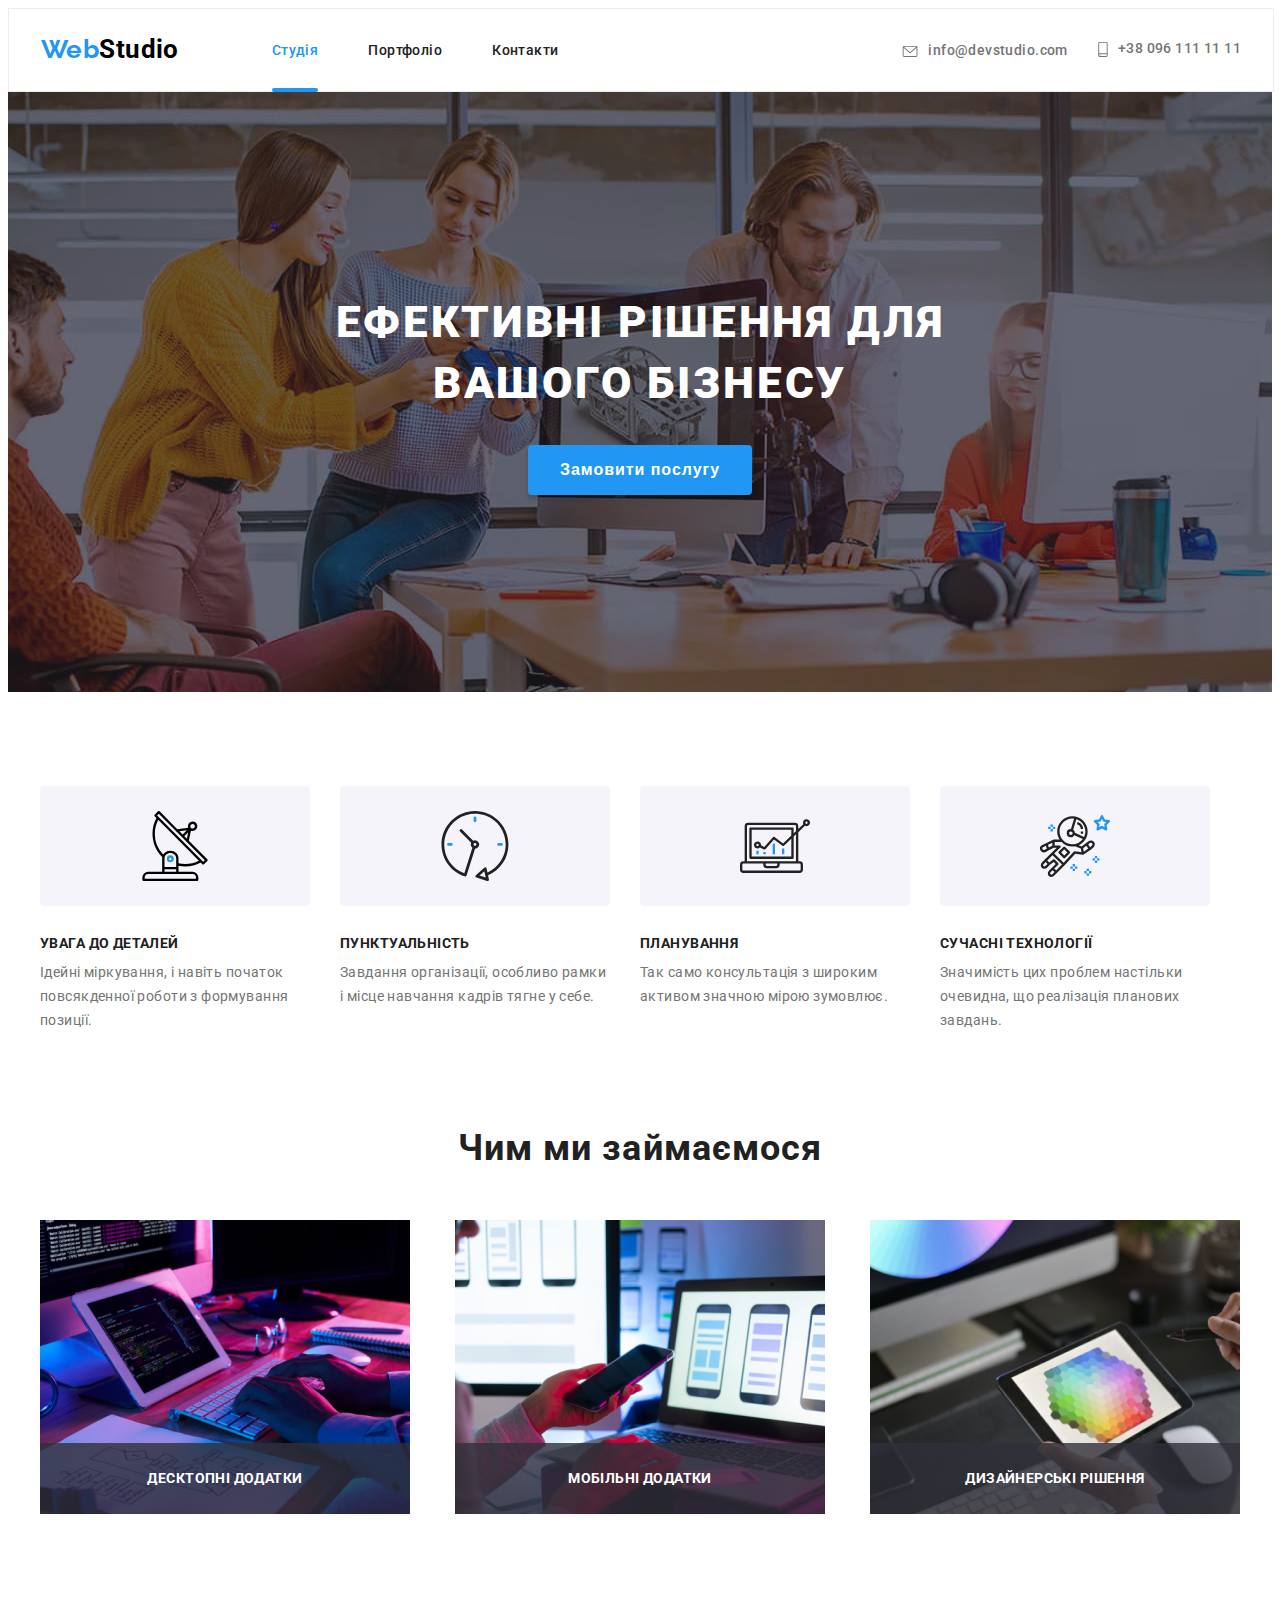
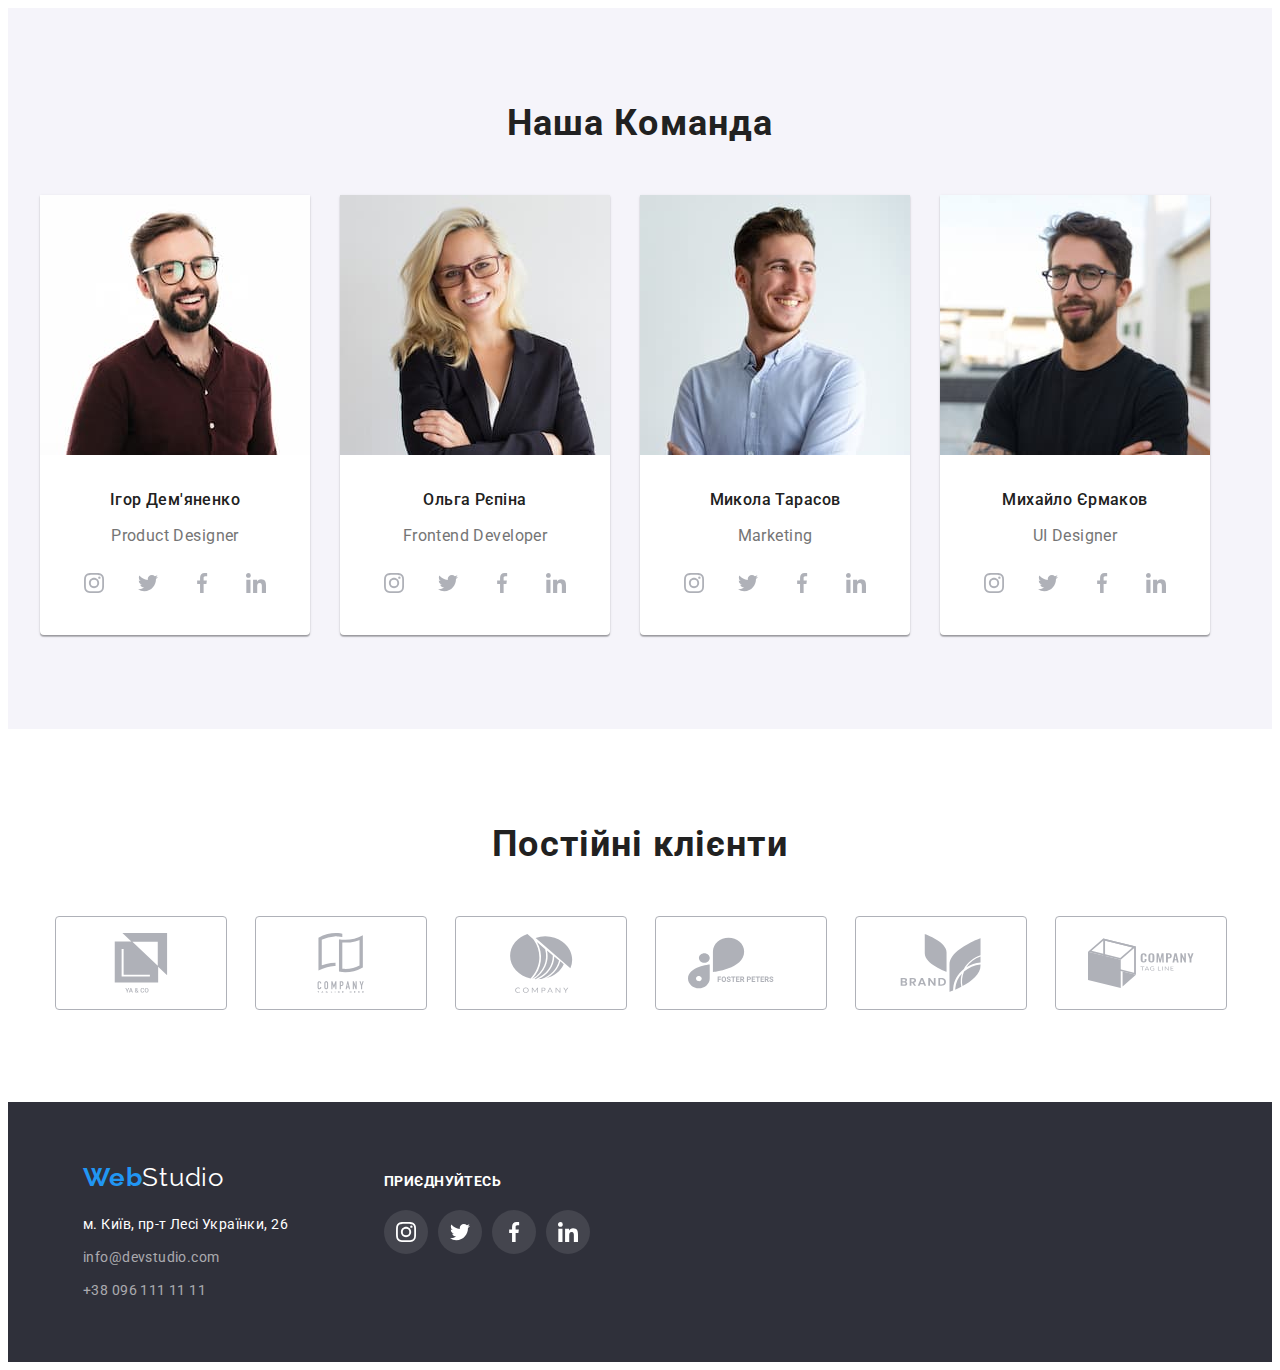
<file: index.html>
<!DOCTYPE html>
<html lang="uk">
  <head>
    <meta charset="UTF-8" />
    <meta http-equiv="X-UA-Compatible" content="IE=edge" />
    <meta name="viewport" content="width=device-width, initial-scale=1.0" />
    <title>Web Studio</title>
    <link rel="preconnect" href="https://fonts.googleapis.com" />
    <link rel="preconnect" href="https://fonts.gstatic.com" crossorigin />
    <link
      href="https://fonts.googleapis.com/css2?family=Raleway:wght@700&family=Roboto:wght@400;500;700;900&display=swap"
      rel="stylesheet"
    />
    <link
      rel="stylesheet"
      href="https://cdnjs.cloudflare.com/ajax/libs/modern-normalize/1.1.0/modern-normalize.min.css"
      integrity="sha512-wpPYUAdjBVSE4KJnH1VR1HeZfpl1ub8YT/NKx4PuQ5NmX2tKuGu6U/JRp5y+Y8XG2tV+wKQpNHVUX03MfMFn9Q=="
      crossorigin="anonymous"
      referrerpolicy="no-referrer"
    />
    <link rel="stylesheet" href="css/styles.css" />
  </head>

  <body>
    <!--Шапка сайту-->

    <header class="header">
      <div class="container-header container">
        <nav class="header-nav">
          <a href="index.html" class="header-logo"> <span class="logo">Web</span>Studio</a>

          <!--Навігація на інші сторінки-->

          <ul class="header-nav-items">
            <li class="header-nav-item">
              <a class="header-link current link" href="index.html">Студія</a>
            </li>
            <li class="header-nav-item">
              <a class="header-link link" href="portfolio.html">Портфоліо</a>
            </li>
            <li class="header-nav-item">
              <a class="header-link link" href="http://контакти">Контакти</a>
            </li>
          </ul>
        </nav>
        <ul class="contact-items">
          <li class="contact-item">
            <a class="contact-link link" href="mailto:info@devstudio.com"
              ><svg class="icon-contact" width="16" height="12">
                <use href="./imeges/icons.svg#icon-envelope"></use>
              </svg>
              info@devstudio.com</a
            >
          </li>
          <li class="contact-item">
            <a class="contact-link link" href="tel:+380961111111"
              ><svg class="icon-contact" width="10" height="16">
                <use href="./imeges/icons.svg#icon-smartphone"></use>
              </svg>
              +38 096 111 11 11</a
            >
          </li>
        </ul>
      </div>
    </header>
    <main class="main-studio">
      <!--Слонаг Компанії-->

      <section class="hero section">
        <div class="hero-overlay">
          <div class="container">
            <h1 class="hero-title">Ефективні рішення для вашого бізнесу</h1>
            <button class="button" type="button" data-modal-open>Замовити послугу</button>
          </div>
        </div>
      </section>

      <!--Особливості-->

      <section class="section">
        <div class="container">
          <h2 class="visually-hidden">Особливості</h2>
          <ul class="feature-items">
            <li class="feature-item">
              <div class="icon-container">
                <svg class="icon-feature" width="70" height="70">
                  <use href="./imeges/icons.svg#icon-antenna"></use>
                </svg>
              </div>

              <h3 class="feature-title">увага до деталей</h3>
              <p class="feature-article">
                Ідейні міркування, і навіть початок повсякденної роботи з формування позиції.
              </p>
            </li>
            <li class="feature-item">
              <div class="icon-container">
                <svg class="icon-feature" width="70" height="70">
                  <use href="./imeges/icons.svg#icon-clock"></use>
                </svg>
              </div>
              <h3 class="feature-title">пунктуальність</h3>
              <p class="feature-article">
                Завдання організації, особливо рамки і місце навчання кадрів тягне у себе.
              </p>
            </li>
            <li class="feature-item">
              <div class="icon-container">
                <svg class="icon-feature" width="70" height="70">
                  <use href="./imeges/icons.svg#icon-diagram"></use>
                </svg>
              </div>
              <h3 class="feature-title">планування</h3>
              <p class="feature-article">
                Так само консультація з широким активом значною мірою зумовлює.
              </p>
            </li>
            <li class="feature-item">
              <div class="icon-container">
                <svg class="icon-feature" width="70" height="70">
                  <use href="./imeges/icons.svg#icon-astronaut"></use>
                </svg>
              </div>
              <h3 class="feature-title">сучасні технології</h3>
              <p class="feature-article">
                Значимість цих проблем настільки очевидна, що реалізація планових завдань.
              </p>
            </li>
          </ul>
        </div>
      </section>

      <!--Вид діяльності-->

      <section class="section work">
        <div class="container">
          <h2 class="section-title">Чим ми займаємося</h2>
          <ul class="activity-items">
            <li class="activity-item">
              <div class="acyivity-thumb">
                <img src="imeges/programming.jpg" alt="Розробка програмування" width="370" />
                <p class="activity-article">Десктопні додатки</p>
              </div>
            </li>
            <li class="activity-item">
              <div class="acyivity-thumb">
                <img src="imeges/applications.jpg" alt="Робота над додатками" width="370" />
                <p class="activity-article">Мобільні додатки</p>
              </div>
            </li>

            <li class="activity-item">
              <div class="acyivity-thumb">
                <img src="imeges/designsites.jpg" alt="Палітра кольорів дизайну" width="370" />
                <p class="activity-article">Дизайнерські рішення</p>
              </div>
            </li>
          </ul>
        </div>
      </section>

      <!--Команда-->

      <section class="section team">
        <div class="container">
          <h2 class="section-title">Наша Команда</h2>
          <ul class="team-items">
            <li class="team-item">
              <img src="./imeges/productdesigner.jpg" alt="Чоловік в окулярах" width="270" />
              <div class="team-box">
                <h3 class="team-member">Ігор Дем'яненко</h3>

                <p class="team-position" lang="en">Product Designer</p>
                <ul class="team-soc-list">
                  <li class="team-soc-item">
                    <a href="https://www.instagram.com" class="soc-link">
                      <svg class="soc-icon" width="20" height="20">
                        <use href="./imeges/icons.svg#icon-instagram"></use>
                      </svg>
                    </a>
                  </li>
                  <li class="team-soc-item">
                    <a href="https://www.instagram.com" class="soc-link linl">
                      <svg class="soc-icon" width="20" height="20">
                        <use href="./imeges/icons.svg#icon-twitter"></use>
                      </svg>
                    </a>
                  </li>
                  <li class="team-soc-item">
                    <a href="https://www.instagram.com" class="soc-link">
                      <svg class="soc-icon" width="20" height="20">
                        <use href="./imeges/icons.svg#icon-facebook"></use>
                      </svg>
                    </a>
                  </li>
                  <li class="team-soc-item">
                    <a href="https://www.instagram.com" class="soc-link">
                      <svg class="soc-icon" width="20" height="20">
                        <use href="./imeges/icons.svg#icon-linkedin"></use>
                      </svg>
                    </a>
                  </li>
                </ul>
              </div>
            </li>
            <li class="team-item">
              <img src="./imeges/frontenddeveloper.jpg" alt="Жінка в окулярах" width="270" />
              <div class="team-box">
                <h3 class="team-member">Ольга Рєпіна</h3>
                <p class="team-position" lang="en">Frontend Developer</p>
                <ul class="team-soc-list">
                  <li class="team-soc-item">
                    <a href="https://www.instagram.com" class="soc-link">
                      <svg class="soc-icon" width="20" height="20">
                        <use href="./imeges/icons.svg#icon-instagram"></use>
                      </svg>
                    </a>
                  </li>
                  <li class="team-soc-item">
                    <a href="https://www.instagram.com" class="soc-link">
                      <svg class="soc-icon" width="20" height="20">
                        <use href="./imeges/icons.svg#icon-twitter"></use>
                      </svg>
                    </a>
                  </li>
                  <li class="team-soc-item">
                    <a href="https://www.instagram.com" class="soc-link">
                      <svg class="soc-icon" width="20" height="20">
                        <use href="./imeges/icons.svg#icon-facebook"></use>
                      </svg>
                    </a>
                  </li>
                  <li class="team-soc-item">
                    <a href="https://www.instagram.com" class="soc-link">
                      <svg class="soc-icon" width="20" height="20">
                        <use href="./imeges/icons.svg#icon-linkedin"></use>
                      </svg>
                    </a>
                  </li>
                </ul>
              </div>
            </li>

            <li class="team-item">
              <img src="./imeges/marketing.jpg" alt="Чоловік усміхається" width="270" />
              <div class="team-box">
                <h3 class="team-member">Микола Тарасов</h3>
                <p class="team-position" lang="en">Marketing</p>
                <ul class="team-soc-list">
                  <li class="team-soc-item">
                    <a href="https://www.instagram.com" class="soc-link">
                      <svg class="soc-icon" width="20" height="20">
                        <use href="./imeges/icons.svg#icon-instagram"></use>
                      </svg>
                    </a>
                  </li>
                  <li class="team-soc-item">
                    <a href="https://www.instagram.com" class="soc-link">
                      <svg class="soc-icon" width="20" height="20">
                        <use href="./imeges/icons.svg#icon-twitter"></use>
                      </svg>
                    </a>
                  </li>
                  <li class="team-soc-item">
                    <a href="https://www.instagram.com" class="soc-link">
                      <svg class="soc-icon" width="20" height="20">
                        <use href="./imeges/icons.svg#icon-facebook"></use>
                      </svg>
                    </a>
                  </li>
                  <li class="team-soc-item">
                    <a href="https://www.instagram.com" class="soc-link">
                      <svg class="soc-icon" width="20" height="20">
                        <use href="./imeges/icons.svg#icon-linkedin"></use>
                      </svg>
                    </a>
                  </li>
                </ul>
              </div>
            </li>
            <li class="team-item">
              <img src="./imeges/designer.jpg" alt="Чоловік в окулярах-2" width="270" />
              <div class="team-box">
                <h3 class="team-member">Михайло Єрмаков</h3>
                <p class="team-position" lang="en">UI Designer</p>
                <ul class="team-soc-list">
                  <li class="team-soc-item">
                    <a href="https://www.instagram.com" class="soc-link">
                      <svg class="soc-icon" width="20" height="20">
                        <use href="./imeges/icons.svg#icon-instagram"></use>
                      </svg>
                    </a>
                  </li>
                  <li class="team-soc-item">
                    <a href="https://www.instagram.com" class="soc-link">
                      <svg class="soc-icon" width="20" height="20">
                        <use href="./imeges/icons.svg#icon-twitter"></use>
                      </svg>
                    </a>
                  </li>
                  <li class="team-soc-item">
                    <a href="https://www.instagram.com" class="soc-link">
                      <svg class="soc-icon" width="20" height="20">
                        <use href="./imeges/icons.svg#icon-facebook"></use>
                      </svg>
                    </a>
                  </li>
                  <li class="team-soc-item">
                    <a href="https://www.instagram.com" class="soc-link">
                      <svg class="soc-icon" width="20" height="20">
                        <use href="./imeges/icons.svg#icon-linkedin"></use>
                      </svg>
                    </a>
                  </li>
                </ul>
              </div>
            </li>
          </ul>
        </div>
      </section>

      <!--Постійні Клієнти-->

      <section class="section customers">
        <div class="container">
          <h2 class="section-title">Постійні клієнти</h2>
          <ul class="customers-list">
            <li class="customers-item">
              <a href="." class="customers-link link"
                ><svg class="customers-icon" width="106" height="60">
                  <use href="./imeges/icons.svg#icon-group1"></use>
                </svg>
              </a>
            </li>
            <li class="customers-item">
              <a href="." class="customers-link link">
                <svg class="customers-icon" width="106" height="60">
                  <use href="./imeges/icons.svg#icon-group-11"></use>
                </svg>
              </a>
            </li>
            <li class="customers-item">
              <a href="." class="customers-link link">
                <svg class="customers-icon" width="106" height="60">
                  <use href="./imeges/icons.svg#icon-group-2"></use>
                </svg>
              </a>
            </li>
            <li class="customers-item">
              <a href="." class="customers-link link">
                <svg class="customers-icon" width="106" height="60">
                  <use href="./imeges/icons.svg#icon-group"></use>
                </svg>
              </a>
            </li>
            <li class="customers-item">
              <a href="." class="customers-link link">
                <svg class="customers-icon" width="106" height="60">
                  <use href="./imeges/icons.svg#icon-group-4"></use>
                </svg>
              </a>
            </li>
            <li class="customers-item">
              <a href="." class="customers-link link">
                <svg class="customers-icon" width="106" height="60">
                  <use href="./imeges/icons.svg#icon-group-1"></use>
                </svg>
              </a>
            </li>
          </ul>
        </div>
      </section>

      <!--Підвал-->

      <footer class="footer">
        <div class="container joint">
          <div class="container-address">
            <a class="footer-logo" href="index.html"><span class="logo">Web</span>Studio</a>
            <address>
              <ul class="address-items">
                <li class="address-item">
                  <a
                    class="address-link"
                    href="https://goo.gl/maps/SYyKEhNdgxeaFnvq7"
                    target="_blank"
                    rel="noreferrer noopener"
                    >м. Київ, пр-т Лесі Українки, 26</a
                  >
                </li>
                <li class="address-item">
                  <a class="footer-link link" href="mailto:info@devstudio.com"
                    >info@devstudio.com</a
                  >
                </li>
                <li class="address-item">
                  <a class="footer-link link" href="tel:+380961111111">+38 096 111 11 11</a>
                </li>
              </ul>
            </address>
          </div>
          <div class="socials-link">
            <h2 class="join-in">приєднуйтесь</h2>
            <ul class="social-list">
              <li class="social-item">
                <a href="https://www.instagram.com" class="social-link link">
                  <svg class="social-icon" width="20" height="20">
                    <use href="./imeges/icons.svg#icon-instagram"></use>
                  </svg>
                </a>
              </li>
              <li class="social-item">
                <a href="https://www.instagram.com" class="social-link link">
                  <svg class="social-icon" width="20" height="20">
                    <use href="./imeges/icons.svg#icon-twitter"></use>
                  </svg>
                </a>
              </li>
              <li class="social-item">
                <a href="https://www.instagram.com" class="social-link link">
                  <svg class="social-icon" width="20" height="20">
                    <use href="./imeges/icons.svg#icon-facebook"></use>
                  </svg>
                </a>
              </li>
              <li class="social-item">
                <a href="https://www.instagram.com" class="social-link link">
                  <svg class="social-icon" width="20" height="20">
                    <use href="./imeges/icons.svg#icon-linkedin"></use>
                  </svg>
                </a>
              </li>
            </ul>
          </div>
        </div>
      </footer>
    </main>
    <div class="backdrop is-hidden" data-modal>
      <div class="modal">
        <button type="button" class="modal-btn" data-modal-close>
          <svg class="modal-icon" width="18" height="18">
            <use href="./imeges/icons.svg#icon-close-black"></use>
          </svg>
        </button>
      </div>
    </div>
    <script src="./js/modal.js"></script>
  </body>
</html>
</file>
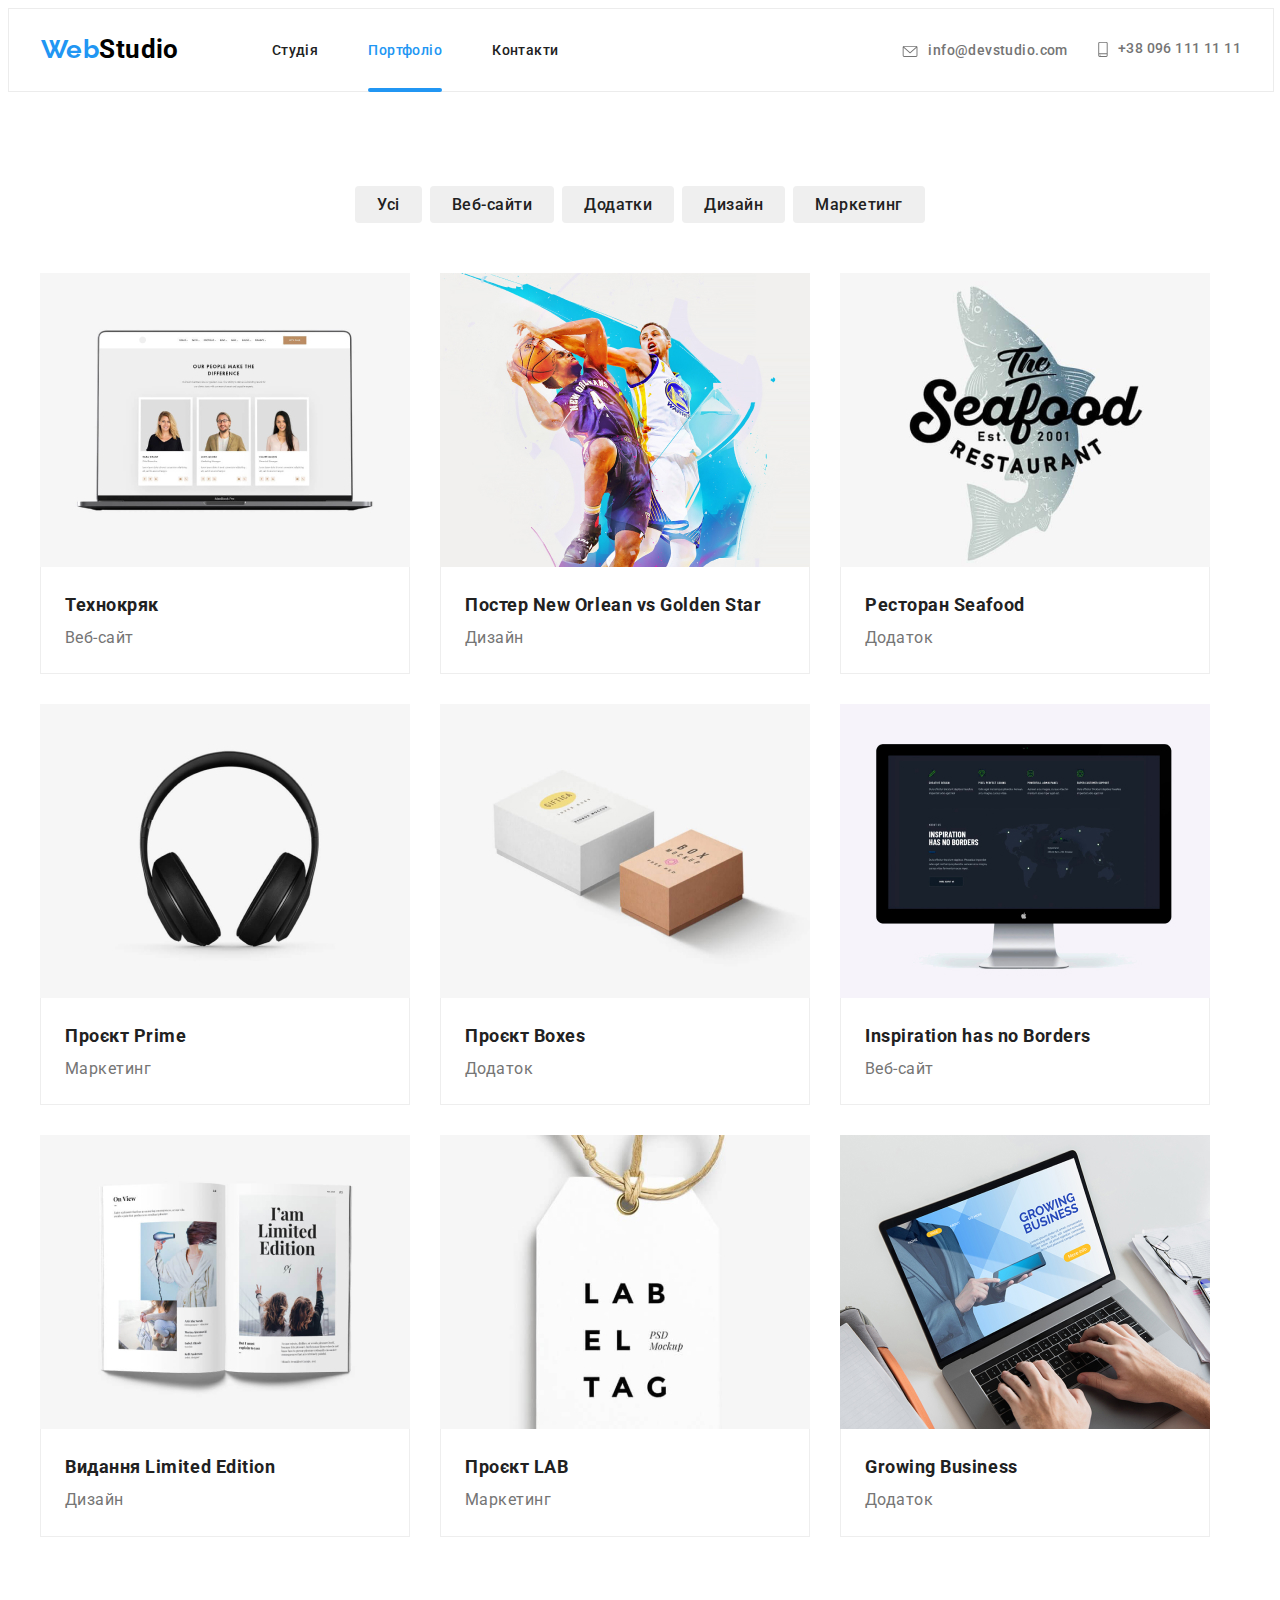
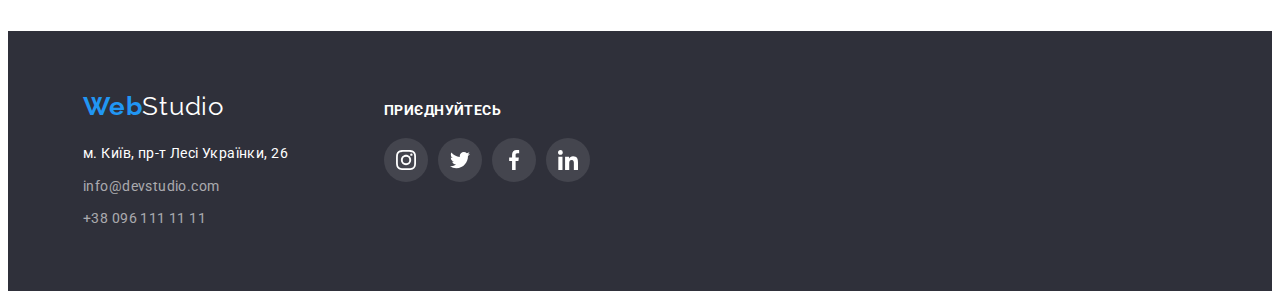
<file: portfolio.html>
<!DOCTYPE html>
<html lang="uk">
  <head>
    <meta charset="UTF-8" />
    <meta http-equiv="X-UA-Compatible" content="IE=edge" />
    <meta name="viewport" content="width=device-width, initial-scale=1.0" />
    <title>Web Studio</title>
    <link rel="preconnect" href="https://fonts.googleapis.com" />
    <link rel="preconnect" href="https://fonts.gstatic.com" crossorigin />
    <link
      href="https://fonts.googleapis.com/css2?family=Raleway:wght@700&family=Roboto:wght@400;500;700;900&display=swap"
      rel="stylesheet"
    />
    <link
      rel="stylesheet"
      href="https://cdnjs.cloudflare.com/ajax/libs/modern-normalize/1.1.0/modern-normalize.min.css"
      integrity="sha512-wpPYUAdjBVSE4KJnH1VR1HeZfpl1ub8YT/NKx4PuQ5NmX2tKuGu6U/JRp5y+Y8XG2tV+wKQpNHVUX03MfMFn9Q=="
      crossorigin="anonymous"
      referrerpolicy="no-referrer"
    />
    <link rel="stylesheet" href="css/styles.css" />
  </head>

  <body>
    <!--Шапка сайту-->

    <header class="header">
      <div class="container-header container">
        <nav class="header-nav">
          <a href="index.html" class="header-logo"> <span class="logo">Web</span>Studio</a>

          <!--Навігація на інші сторінки-->

          <ul class="header-nav-items">
            <li class="header-nav-item">
              <a class="header-link link" href="index.html">Студія</a>
            </li>
            <li class="header-nav-item">
              <a class="header-link current link" href="portfolio.html">Портфоліо</a>
            </li>
            <li class="header-nav-item">
              <a class="header-link link" href="http://контакти">Контакти</a>
            </li>
          </ul>
        </nav>
        <ul class="contact-items">
          <li class="contact-item">
            <a class="contact-link link" href="mailto:info@devstudio.com"
              ><svg class="icon-contact" width="16" height="12">
                <use href="./imeges/icons.svg#icon-envelope"></use>
              </svg>
              info@devstudio.com
            </a>
          </li>
          <li class="contact-item">
            <a class="contact-link link" href="tel:+380961111111"
              ><svg class="icon-contact" width="10" height="16">
                <use href="./imeges/icons.svg#icon-smartphone"></use>
              </svg>
              +38 096 111 11 11</a
            >
          </li>
        </ul>
      </div>
    </header>
    <main class="main-portfolio">
      <!--Портфоліо-->

      <section class="section">
        <div class="container">
          <h1 class="visually-hidden">Портфоліо</h1>
          <ul class="button-items">
            <li class="button-item">
              <button class="button-portfolio" type="button">Усі</button>
            </li>
            <li class="button-item">
              <button class="button-portfolio" type="button">Веб-сайти</button>
            </li>
            <li class="button-item">
              <button class="button-portfolio" type="button">Додатки</button>
            </li>
            <li class="button-item">
              <button class="button-portfolio" type="button">Дизайн</button>
            </li>
            <li class="button-item">
              <button class="button-portfolio" type="button">Маркетинг</button>
            </li>
          </ul>

          <!--Картинки-->

          <ul class="portfolio-items">
            <li class="portfolio-item">
              <a href="." class="portfolio-link link">
                <div class="portfolio-thumb">
                  <img src="./imeges/technocrat.jpg" alt="Ноутбук з відкритим сайтом" width="370" />
                  <p class="portfolio-overlay">
                    Ресурс пропонує комплексні пропозиції з різним рівнем функціоналу та сервісів.
                    Все це дозволить відвідувачу отримати вичерпні відомості про компанію чи
                    приватну особу.
                  </p>
                </div>
                <h2 class="portfolio-title">Технокряк</h2>
                <p class="portfolio-article">Веб-сайт</p>
              </a>
            </li>

            <li class="portfolio-item">
              <a href="." class="portfolio-link link">
                <div class="portfolio-thumb">
                  <img src="./imeges/new-orlean.jpg" alt="Два баскетболіста" width="370" />
                  <p class="portfolio-overlay">
                    Ресурс пропонує комплексні пропозиції з різним рівнем функціоналу та сервісів.
                    Все це дозволить відвідувачу отримати вичерпні відомості про компанію чи
                    приватну особу.
                  </p>
                </div>
                <h2 class="portfolio-title">
                  Постер <span lang="eu"> New Orlean vs Golden Star</span>
                </h2>
                <p class="portfolio-article">Дизайн</p>
              </a>
            </li>

            <li class="portfolio-item">
              <a href="." class="portfolio-link link">
                <div class="portfolio-thumb">
                  <img src="./imeges/seafood.jpg" alt="Логотип ресторану" width="370" />
                  <p class="portfolio-overlay">
                    Ресурс пропонує комплексні пропозиції з різним рівнем функціоналу та сервісів.
                    Все це дозволить відвідувачу отримати вичерпні відомості про компанію чи
                    приватну особу.
                  </p>
                </div>
                <h2 class="portfolio-title">Ресторан <span lang="eu">Seafood</span></h2>
                <p class="portfolio-article">Додаток</p>
              </a>
            </li>

            <li class="portfolio-item">
              <a href="." class="portfolio-link link">
                <div class="portfolio-thumb">
                  <img src="./imeges/prime.jpg" alt="Hаушники" />
                  <p class="portfolio-overlay">
                    Ресурс пропонує комплексні пропозиції з різним рівнем функціоналу та сервісів.
                    Все це дозволить відвідувачу отримати вичерпні відомості про компанію чи
                    приватну особу.
                  </p>
                </div>
                <h2 class="portfolio-title">Проєкт <span lang="eu">Prime</span></h2>
                <p class="portfolio-article">Маркетинг</p>
              </a>
            </li>

            <li class="portfolio-item">
              <a href="." class="portfolio-link link">
                <div class="portfolio-thumb">
                  <img src="./imeges/boxes.jpg" alt="Дві картонних коробки" width="370" />
                  <p class="portfolio-overlay">
                    Ресурс пропонує комплексні пропозиції з різним рівнем функціоналу та сервісів.
                    Все це дозволить відвідувачу отримати вичерпні відомості про компанію чи
                    приватну особу.
                  </p>
                </div>
                <h2 class="portfolio-title">Проєкт <span lang="eu">Boxes</span></h2>
                <p class="portfolio-article">Додаток</p>
              </a>
            </li>

            <li class="portfolio-item">
              <a href="." class="portfolio-link link">
                <div class="portfolio-thumb">
                  <img src="./imeges/borders.jpg" alt="Монітор компютера" width="370" />
                  <p class="portfolio-overlay">
                    Ресурс пропонує комплексні пропозиції з різним рівнем функціоналу та сервісів.
                    Все це дозволить відвідувачу отримати вичерпні відомості про компанію чи
                    приватну особу.
                  </p>
                </div>
                <h2 class="portfolio-title" lang="eu">Inspiration has no Borders</h2>
                <p class="portfolio-article">Веб-сайт</p>
              </a>
            </li>

            <li class="portfolio-item">
              <a href="." class="portfolio-link link">
                <div class="portfolio-thumb">
                  <img src="./imeges/limited-edition.jpg" alt="Журнал з фото" width="370" />
                  <p class="portfolio-overlay">
                    Ресурс пропонує комплексні пропозиції з різним рівнем функціоналу та сервісів.
                    Все це дозволить відвідувачу отримати вичерпні відомості про компанію чи
                    приватну особу.
                  </p>
                </div>
                <h2 class="portfolio-title">Видання <span lang="eu">Limited Edition</span></h2>
                <p class="portfolio-article">Дизайн</p>
              </a>
            </li>

            <li class="portfolio-item">
              <a href="." class="portfolio-link link">
                <div class="portfolio-thumb">
                  <img src="./imeges/lab.jpg" alt="Етикетка з назвою" width="370" />
                  <p class="portfolio-overlay">
                    Ресурс пропонує комплексні пропозиції з різним рівнем функціоналу та сервісів.
                    Все це дозволить відвідувачу отримати вичерпні відомості про компанію чи
                    приватну особу.
                  </p>
                </div>
                <h2 class="portfolio-title">Проєкт <span lang="eu">LAB</span></h2>
                <p class="portfolio-article">Маркетинг</p>
              </a>
            </li>

            <li class="portfolio-item">
              <a href="." class="portfolio-link link">
                <div class="portfolio-thumb">
                  <img src="./imeges/growing-business.jpg" alt="Розробка додатків" width="370" />
                  <p class="portfolio-overlay">
                    Ресурс пропонує комплексні пропозиції з різним рівнем функціоналу та сервісів.
                    Все це дозволить відвідувачу отримати вичерпні відомості про компанію чи
                    приватну особу.
                  </p>
                </div>
                <h2 class="portfolio-title" lang="eu">Growing Business</h2>
                <p class="portfolio-article">Додаток</p>
              </a>
            </li>
          </ul>
        </div>
      </section>

      <!--Підвал-->

      <footer class="footer">
        <div class="container joint">
          <div class="container-address">
            <a class="footer-logo" href="index.html"><span class="logo">Web</span>Studio</a>
            <address>
              <ul class="address-items">
                <li class="address-item">
                  <a
                    class="address-link"
                    href="https://goo.gl/maps/SYyKEhNdgxeaFnvq7"
                    target="_blank"
                    rel="noreferrer noopener"
                    >м. Київ, пр-т Лесі Українки, 26</a
                  >
                </li>
                <li class="address-item">
                  <a class="footer-link link" href="mailto:info@devstudio.com"
                    >info@devstudio.com</a
                  >
                </li>
                <li class="address-item">
                  <a class="footer-link link" href="tel:+380961111111">+38 096 111 11 11</a>
                </li>
              </ul>
            </address>
          </div>
          <div class="socials-link">
            <h2 class="join-in">приєднуйтесь</h2>
            <ul class="social-list">
              <li class="social-item">
                <a href="https://www.instagram.com" class="social-link link">
                  <svg class="social-icon" width="20" height="20">
                    <use href="./imeges/icons.svg#icon-instagram"></use>
                  </svg>
                </a>
              </li>
              <li class="social-item">
                <a href="https://www.instagram.com" class="social-link link">
                  <svg class="social-icon" width="20" height="20">
                    <use href="./imeges/icons.svg#icon-twitter"></use>
                  </svg>
                </a>
              </li>
              <li class="social-item">
                <a href="https://www.instagram.com" class="social-link link">
                  <svg class="social-icon" width="20" height="20">
                    <use href="./imeges/icons.svg#icon-facebook"></use>
                  </svg>
                </a>
              </li>
              <li class="social-item">
                <a href="https://www.instagram.com" class="social-link link">
                  <svg class="social-icon" width="20" height="20">
                    <use href="./imeges/icons.svg#icon-linkedin"></use>
                  </svg>
                </a>
              </li>
            </ul>
          </div>
        </div>
      </footer>
    </main>
  
  </body>
</html>
</file>
<file: css/styles.css>
:root {
  --primary-color: #212121;
  --second-color: #757575;
  --third-color: #ffffff;
  --accent-color: #2196f3;
  --timing-function: cubic-bezier(0.4, 0, 0.2, 1);
}

body {
  font-family: 'Roboto', 'sans-serif ';
  background-color: var(--third-color);
  font-size: 14px;
  color: var(--primary-color);
  letter-spacing: 0.03em;
}

ul {
  list-style: none;
  margin: 0;
  padding: 0;
}

p,
h1,
h2,
h3 {
  margin: 0;
}

img {
  display: block;
  max-width: 100%;
  height: auto;
}

.link:focus {
  color: var(--accent-color);
}

.link:hover {
  color: var(--accent-color);
  cursor: pointer;
}

.link {
  text-decoration-line: none;
}

.container {
  width: 1200px;
  margin: 0 auto;
  padding: 0 15px;
}

.section {
  padding: 94px 0;
}

.section-title {
  font-size: 36px;
  line-height: 1.2;
  letter-spacing: 0.03em;
  margin-bottom: 50px;
  text-align: center;
}

/* ХЕДЕР */

.header {
  width: 100%;
  border: 1px solid #ececec;
}

.container-header {
  display: flex;
  align-items: center;
  justify-content: space-between;
}

.header-nav {
  display: flex;
  align-items: center;
}

.header-logo {
  align-items: center;
  font-weight: 700;
  font-size: 26px;
  line-height: 1.2;
  text-decoration-line: none;
  color: #000000;
  margin-right: 93px;
}

.logo {
  align-items: center;
  font-family: 'Raleway';
  font-weight: 700;
  font-size: 26px;
  line-height: 1.2;
  color: var(--accent-color);
}

.header-link.current {
  position: relative;
  color: var(--accent-color);
  padding: 32px 0;
}

/*Навігація на інші сторінки*/

.header-nav-items {
  display: flex;
}

.current::after {
  position: absolute;
  content: '';
  width: 100%;
  display: block;
  left: 0;
  bottom: -2px;
  height: 4px;
  border-radius: 2px;
  background-color: var(--accent-color);
}

.header-nav-item:not(:last-child) {
  margin-right: 50px;
}

.header-link {
  text-decoration-line: none;
  font-weight: 500;
  line-height: 1.1;
  color: var(--primary-color);
  transition: color 250ms var(--timing-function);
}

.contact-items {
  display: flex;
  padding: 32px 0;
  align-items: baseline;
}

.contact-item:not(:last-child) {
  margin-right: 30px;
}

.icon-contact {
  fill: currentColor;
  margin-right: 10px;
}

.contact-link {
  display: flex;
  align-items: center;
  color: var(--second-color);
  text-decoration-line: none;
  font-weight: 500;
  line-height: 1.1;
  transition: color 250ms var(--timing-function);
}

/*  Слонаг Компанії  */

.hero {
  padding: 0;
  text-align: center;
  max-width: 1600px;
  height: 600px;
  margin-left: auto;
  margin-right: auto;
  background-color: #757575;
  background-image: linear-gradient(to right, rgba(47, 48, 58, 0.4), rgba(47, 48, 58, 0.4)),
    url(../imeges/heroimeg.jpg);
  background-repeat: no-repeat;
  background-size: cover;
  background-position: center;
}

.hero-title {
  font-weight: 900;
  font-size: 44px;
  line-height: 1.4;
  width: 696px;
  letter-spacing: 0.06em;
  padding-top: 200px;
  text-transform: uppercase;
  margin: 0 auto;
  color: var(--third-color);
}

.button {
  background-color: #2196f3;
  box-shadow: 0px 4px 4px rgba(0, 0, 0, 0.15);
  border-radius: 4px;
  font-weight: 700;
  font-size: 16px;
  line-height: 1.9;
  min-width: 216px;
  padding: 10px 32px;
  margin-top: 30px;
  letter-spacing: 0.06em;
  color: var(--third-color);
  cursor: pointer;
  border: none;
  transform: background-color box-shadow 250ms var(--timing-function);
}

.button:focus {
  background-color: #188ce8;
}
.button:hover {
  background-color: #188ce8;
}

/*  Особливості  */

.visually-hidden {
  position: absolute;
  white-space: nowrap;
  width: 1px;
  height: 1px;
  overflow: hidden;
  border: 0;
  padding: 0;
  clip: rect(0 0 0 0);
  clip-path: inset(50%);
  margin: -1px;
}

.feature-items {
  display: flex;
}

.feature-item {
  width: 270px;
}

.feature-item:not(:last-child) {
  margin-right: 30px;
}

.icon-container {
  display: flex;
  justify-content: center;
  align-items: center;
  width: 270px;
  height: 120px;
  background: #f5f4fa;
  border-radius: 4px;
  margin-bottom: 30px;
}

.feature-title {
  text-transform: uppercase;
  font-size: 14px;
  line-height: 1.1;
  margin-bottom: 10px;
}

.feature-article {
  line-height: 1.71;
  color: var(--second-color);
}

/*  Вид діяльності  */

.work {
  padding-top: 0;
}

.activity-title {
  font-size: 36px;
  line-height: calc(42 / 36);
  text-align: center;
  margin: 0;
  margin-bottom: 50px;
}

.activity-items {
  display: flex;
  justify-content: space-between;
}

.activity-item:not(:last-child) {
  margin-right: 30px;
}
.acyivity-thumb {
  position: relative;
  width: 370px;
}

.activity-article {
  position: absolute;
  display: block;
  width: 100%;
  padding: 27px 0;
  bottom: 0;
  color: var(--third-color);
  background: rgba(47, 48, 58, 0.8);
  font-weight: 700;
  line-height: 1.2;
  text-align: center;
  text-transform: uppercase;
}

/*  Команда  */

.team {
  background-color: #f5f4fa;
}

.team-items {
  display: flex;
  text-align: center;
}

.team-item {
  min-width: 270px;
  background-color: #ffffff;
  box-shadow: 0px 1px 3px rgba(0, 0, 0, 0.12), 0px 1px 1px rgba(0, 0, 0, 0.14),
    0px 2px 1px rgba(0, 0, 0, 0.2);
  border-radius: 0px 0px 4px 4px;
}

.team-item:not(:last-child) {
  margin-right: 30px;
}
.team-box {
  padding: 30px 0;
}
.team-member {
  font-weight: 500;
  font-size: 16px;
  line-height: 1.9;
  margin-bottom: 10px;

  color: var(--primary-color);
}

.team-position {
  color: var(--second-color);
  font-size: 16px;
  line-height: 1.19;
  margin: 0;
  margin-bottom: 16px;
}

.team-soc-list {
  display: flex;
  align-items: center;
  justify-content: center;
}

.team-soc-item {
  width: 44px;
  height: 44px;
}

.team-soc-item:not(:last-child) {
  margin-right: 10px;
}

.soc-link {
  display: flex;
  width: 44px;
  height: 44px;
  border-radius: 50%;
  background-color: var(--third-color);
  justify-content: center;
  align-items: center;
  color: #afb1b8;
  background-color: var(--third-color);
  transition: color 250ms var(--timing-function), background-color 250ms var(--timing-function);
}

.soc-icon {
  fill: currentColor;
}

.soc-link:hover,
.soc-link:focus {
  color: var(--third-color);
  background-color: var(--accent-color);
}

/* ПОСТІЙНІ КЛІЄНТИ */

.customers-list {
  display: flex;
  justify-content: center;
  align-items: center;
}

.customers-item {
  width: 170px;
  height: 92px;
}

.customers-item:not(:last-child) {
  margin-right: 30px;
}

.customers-link {
  width: 100%;
  height: 100%;
  display: flex;
  fill: #afb1b8;
  background-color: #ffffff;
  justify-content: center;
  align-items: center;
  border: 1px solid #afb1b8;
  border-radius: 4px;
  transition: border 250ms var(--timing-function), fill 250ms var(--timing-function);
}

.customers-link:hover,
.customers-link:focus {
  border-color: var(--accent-color);
  fill: var(--accent-color);
}

/*  ФУТЕР  */

.joint {
  display: flex;
  align-items: baseline;
}

.footer {
  background: #2f303a;
  padding: 60px;
}

.footer-logo {
  color: var(--third-color);
  font-family: 'Raleway';
  font-size: 26px;
  line-height: 1.2;
  letter-spacing: 0.03em;
  text-decoration: none;
  display: block;
  margin-bottom: 20px;
}

.container-address {
  min-width: 231px;
}

.address-items {
  padding: 0;
}

.address-item:not(:last-child) {
  margin-bottom: 9px;
}

.address-link {
  font-style: normal;
  line-height: 1.7;
  text-decoration-line: none;
  color: var(--third-color);
  transition: color 250ms var(--timing-function);
}

.footer-link {
  font-style: normal;
  line-height: 1.7;
  color: rgba(255, 255, 255, 0.6);
  transition: color 250ms var(--timing-function)
}

.socials-link {
  display: inline-block;
  margin-left: 70px;
}

.join-in {
  font-size: 14px;
  line-height: 1.14;
  letter-spacing: 0.03em;
  text-transform: uppercase;
  color: var(--third-color);
  margin-bottom: 20px;
}

.social-list {
  display: flex;
}

.social-item:not(:last-child) {
  margin-right: 10px;
}

.social-item {
  width: 44px;
  height: 44px;
  background: rgba(255, 255, 255, 0.1);
  justify-content: center;
  border-radius: 50%;
  align-items: center;
}

.social-link {
  display: flex;
  justify-content: center;
  align-items: center;
  width: 100%;
  height: 100%;
  border-radius: 50%;
  transition: background-color 250ms var(--timing-function);
}

.social-icon {
  fill: var(--third-color);
}

.social-link:hover,
.social-link:focus {
  background-color: var(--accent-color);
}

/*  ПОРТФОЛІО  */

.button-portfolio {
  font-family: 'Roboto';
  font-weight: 500;
  font-size: 16px;
  line-height: 1.6;
  letter-spacing: 0.03em;
  border: none;
  border-radius: 4px;
  color: var(--primary-color);
  padding: 6px 22px;
  cursor: pointer;
  transform: color 250ms var(--timing-function), background-color 250ms var(--timing-function),
    box-shadow 250ms var(--timing-function);
}

.button-portfolio:hover,
.button-portfolio:focus {
  background-color: var(--accent-color);
  color: var(--third-color);
  box-shadow: 0px 3px 1px rgba(0, 0, 0, 0.1), 0px 1px 2px rgba(0, 0, 0, 0.08),
    0px 2px 2px rgba(0, 0, 0, 0.12);
}

.button-items {
  display: flex;
  text-align: center;
  justify-content: center;
  margin-bottom: 50px;
  cursor: pointer;
}

.button-items :not(:last-child) {
  padding-right: 8px;
}

/* Картинки */

.portfolio-items {
  display: flex;
  flex-wrap: wrap;
  gap: 30px;
  gap: calc(100%-60px / 3);
}

.portfolio-item {
  width: 370px;
  background: var(--third-color);
}

.portfolio-thumb {
  position: relative;
  width: 370px;
  height: 294px;
  overflow: hidden;
}

.portfolio-overlay {
  position: absolute;
  padding: 63px 24px;
  top: 0;
  left: 0;
  width: 100%;
  height: 100%;
  font-size: 18px;
  line-height: 1.6;
  letter-spacing: 0.03em;
  color: var(--third-color);
  background-color: rgba(33, 150, 243, 0.9);
  transform: translateY(100%);
  opacity: 1;
  transition: transform 250ms cubic-bezier(0.4, 0, 0.2, 1),
    opacity 250ms cubic-bezier(0.4, 0, 0.2, 1);
}

.portfolio-item:hover .portfolio-overlay {
  transform: translateY(0);
}

.portfolio-link {
  display: block;
  transition: box-shadow 250ms var(--timing-function);
}

.portfolio-link:hover,
.portfolio-link:focus {
  box-shadow: 0px 3px 1px rgba(0, 0, 0, 0.1), 0px 1px 2px rgba(0, 0, 0, 0.08),
    0px 2px 2px rgba(0, 0, 0, 0.12);
}

.portfolio-title {
  color: var(--primary-color);
  font-size: 18px;
  line-height: 2;
  letter-spacing: 0.03em;
  padding: 20px 0 0 24px;
  border-left: 1px solid #eeeeee;
  border-right: 1px solid #eeeeee;
}

.portfolio-article {
  color: var(--second-color);
  font-size: 16px;
  line-height: 1.88;
  letter-spacing: 0.03em;
  padding: 0 0 20px 24px;
  border-left: 1px solid #eeeeee;
  border-right: 1px solid #eeeeee;
  border-bottom: 1px solid #eeeeee;
}

/* МОДАЛЬНЕ ВІКНО */

.backdrop {
  position: fixed;
  background-color: rgba(0, 0, 0, 0.2);
  left: 0;
  top: 0;
  width: 100%;
  height: 100%;
  opacity: 1;
  transition: opacity 500ms cubic-bezier(0.4, 0, 0.2, 1), visibility 500ms linear;
}

.backdrop.is-hidden {
  visibility: hidden;
  opacity: 0;
  pointer-events: none;
}

.modal {
  width: 528px;
  min-height: 581px;
  position: absolute;
  top: 50%;
  left: 50%;
  background-color: var(--third-color);
  box-shadow: 0px 1px 3px rgba(0, 0, 0, 0.12), 0px 1px 1px rgba(0, 0, 0, 0.14),
    0px 2px 1px rgba(0, 0, 0, 0.2);
  border-radius: 4px;
  transform: translate(-50%, -50%) scaleY(1);
  transition: transform 500ms linear;
}

.backdrop.is-hidden .modal {
  transform: translate(-50%, -50%) scale(0);
}

.modal-btn {
  position: absolute;
  right: 8px;
  top: 8px;
  width: 30px;
  height: 30px;
  background-color: var(--third-color);
  cursor: pointer;
  border: 1px solid rgba(0, 0, 0, 0.1);
  border-radius: 50%;
  display: flex;
  align-items: center;
}

.modal-icon {
  fill: #000000;
}
</file>
